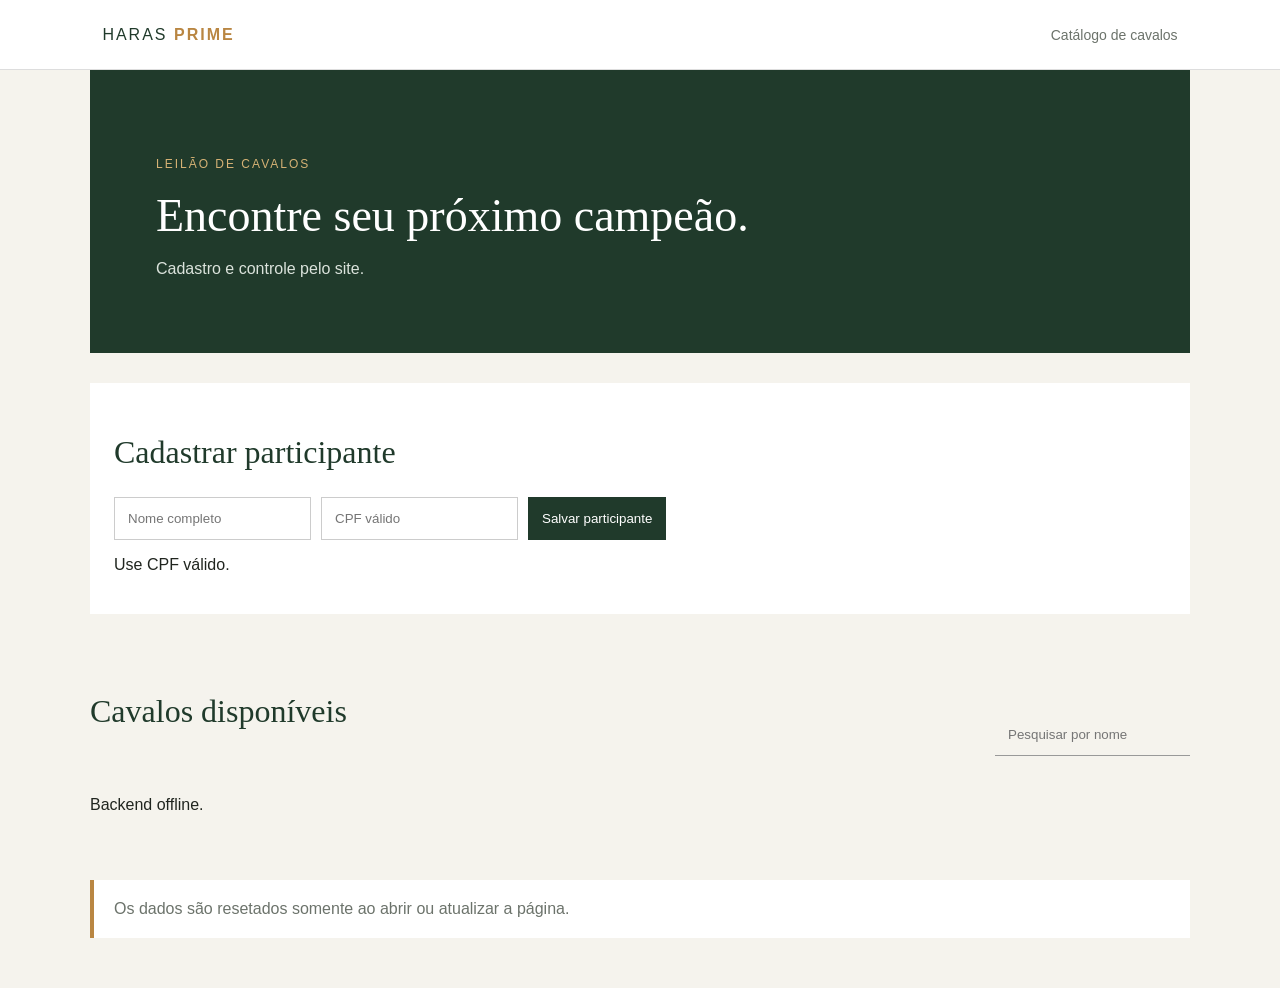
<file: frontend-web-legacy/index.html>
<!doctype html><html lang="pt-BR"><head><meta charset="UTF-8"><meta name="viewport" content="width=device-width,initial-scale=1"><title>Haras Prime</title><link rel="stylesheet" href="style.css"></head><body><header><a class="logo" href=".">HARAS <strong>PRIME</strong></a><span>Catálogo de cavalos</span></header><main><section class="hero"><p>LEILÃO DE CAVALOS</p><h1>Encontre seu próximo campeão.</h1><span>Cadastro e controle pelo site.</span></section><section id="cadastro" class="cadastro"><h2>Cadastrar participante</h2><form id="form-cadastro"><input name="nome" maxlength="120" placeholder="Nome completo" required><input name="cpf" maxlength="14" placeholder="CPF válido" required><button type="submit">Salvar participante</button></form><p id="mensagem">Use CPF válido.</p></section><section><div class="heading"><h2>Cavalos disponíveis</h2><input id="busca" placeholder="Pesquisar por nome"></div><div id="catalogo" class="grid"></div></section><aside>Os dados são resetados somente ao abrir ou atualizar a página.</aside></main><script src="script.js"></script></body></html>
</file>
<file: frontend-web-legacy/style.css>
:root{font-family:Arial,sans-serif;color:#20251f;background:#f5f3ed}*{box-sizing:border-box}body{margin:0}header{height:70px;padding:0 8%;display:flex;align-items:center;justify-content:space-between;border-bottom:1px solid #ddd;background:#fff}.logo{color:#203a2b;text-decoration:none;letter-spacing:2px}.logo strong{color:#b98642}header span{color:#6c736b;font-size:14px}button{padding:10px 14px;border:0;background:#203a2b;color:#fff;cursor:pointer}main{max-width:1100px;margin:auto}.hero{padding:75px 6%;background:#203a2b;color:white}.hero p{color:#d6b275;letter-spacing:2px;font-size:12px}.hero h1{font:46px Georgia;margin:18px 0}.hero span{color:#dbe3dc}.heading{display:flex;align-items:end;justify-content:space-between;margin:52px 0 24px}h2{font:32px Georgia;color:#203a2b}input{padding:13px;border:0;border-bottom:1px solid #999;background:transparent;outline:0}.cadastro{margin:30px 0;padding:24px;background:#fff}.cadastro form{display:flex;gap:10px;flex-wrap:wrap}.cadastro input{border:1px solid #ccc}.cadastro iframe{display:block;width:100%;height:42px;border:0;margin-top:12px}.grid{display:grid;grid-template-columns:repeat(3,1fr);gap:18px}.card{background:#fff;border:1px solid #deded4;padding:24px}.card h3{font:23px Georgia;color:#203a2b;margin:18px 0 8px}.card p{color:#6c736b;font-size:13px}.price{color:#b98642;font-weight:bold;margin-top:18px}.card button{display:block;margin-top:14px}aside{margin:50px 0;padding:20px;background:#fff;border-left:4px solid #b98642;color:#6c736b}@media(max-width:700px){.grid{grid-template-columns:1fr}.heading{display:block}.heading input{width:100%}.hero h1{font-size:36px}}
</file>
